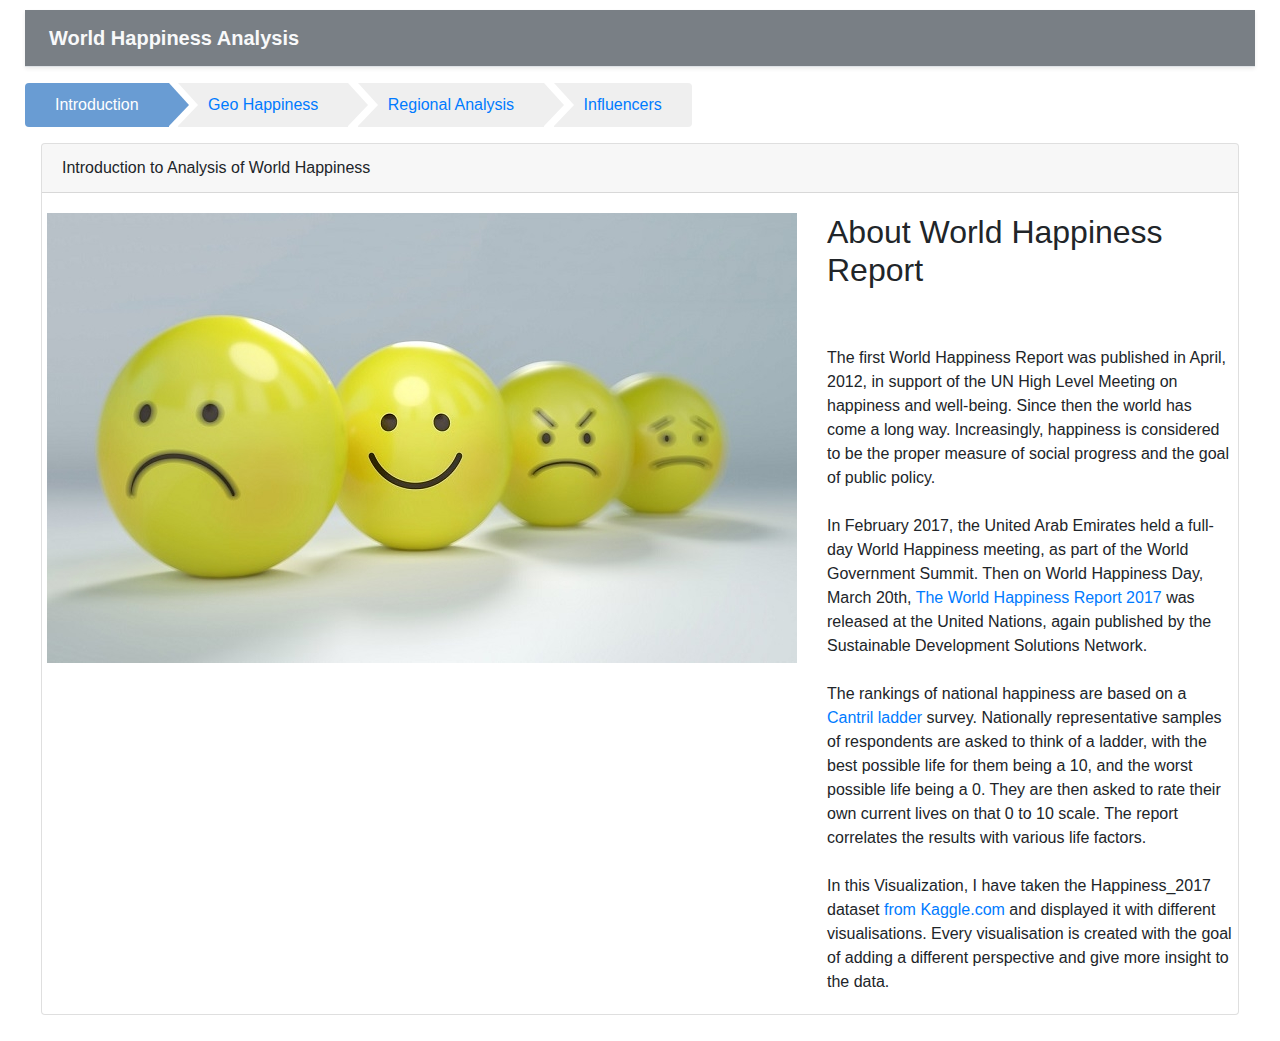
<file: index.html>
<!DOCTYPE html>
<html lang="en">
  <head>    
    
    <title>World Happiness Analysis</title>

    <!-- Bootstrap core CSS-->
    <link href="css/Bootstrap/bootstrap.css" rel="stylesheet" />

    <!-- Custom styles for this template -->
    <link href="css/AppStyle.css" rel="stylesheet" />
    <link href="css/Breadcrumb.css" rel="stylesheet" />
  </head>

  <body>
    <div class="container-fluid">
      <div
        class="d-flex flex-column flex-md-row align-items-center p-3 px-md-4 mb-3 bg-primary border-bottom shadow-sm"
      >
        <h5 class="my-0 mr-md-auto font-weight-bold text-light">
          World Happiness Analysis
        </h5>
      </div>
      <div class="row">
        <div class="col-12">
          <div class="wizard">
            <a href="index.html" class="current">Introduction</a>
            <a href="Country.html">Geo Happiness</a>
            <a href="BarChart.html">Regional Analysis</a>
            <a href="scatter.html">Influencers</a>   
          </div>
        </div>
      </div>
      <div class="row p-3">
        <div class="col">
          <div class="card text-left">
            <div class="card-header ">
              Introduction to Analysis of World Happiness 
            </div>
            <div class="row">
              <div class="card-body ">
                <div class="row">
                  <div class="col"><img src="images/happy.jpg" alt="smiley"></div>
                  <div class="col">
                    <h2>About World Happiness Report</h2>
                    <br>
                    <br>
                    The first World Happiness Report was published in April, 2012, in support of the UN High Level Meeting on happiness and well-being. Since then the world has come a long way. Increasingly, happiness is considered to be the proper measure of social progress and the goal of public policy.
                    <br>
                    <br>
                    In February 2017, the United Arab Emirates held a full-day World Happiness meeting, as part of the World Government Summit. Then on World Happiness Day, March 20th,<a href ="https://worldhappiness.report/ed/2017/"> The World Happiness Report 2017 </a> was released at the United Nations, again published by the Sustainable Development Solutions Network.
                    <br>
                    <br>
                    The rankings of national happiness are based on a <a href = "https://en.wikipedia.org/wiki/Happiness#Measurement" >Cantril ladder </a> survey. Nationally representative samples of respondents are asked to think of a ladder, with the best possible life for them being a 10, and the worst possible life being a 0. They are then asked to rate their own current lives on that 0 to 10 scale. The report correlates the results with various life factors.
                    <br>
                    <br>
                    In this Visualization, I have taken the Happiness_2017 dataset <a href ="https://www.kaggle.com/unsdsn/world-happiness">from Kaggle.com </a> and displayed it with different visualisations.
                    Every visualisation is created with the goal of adding a different perspective and give more insight to the data.

                  </div>
                </div>
              </div>
            </div>
          </div>
        </div>
      </div>
    </div>
  </body>
</html>
</file>
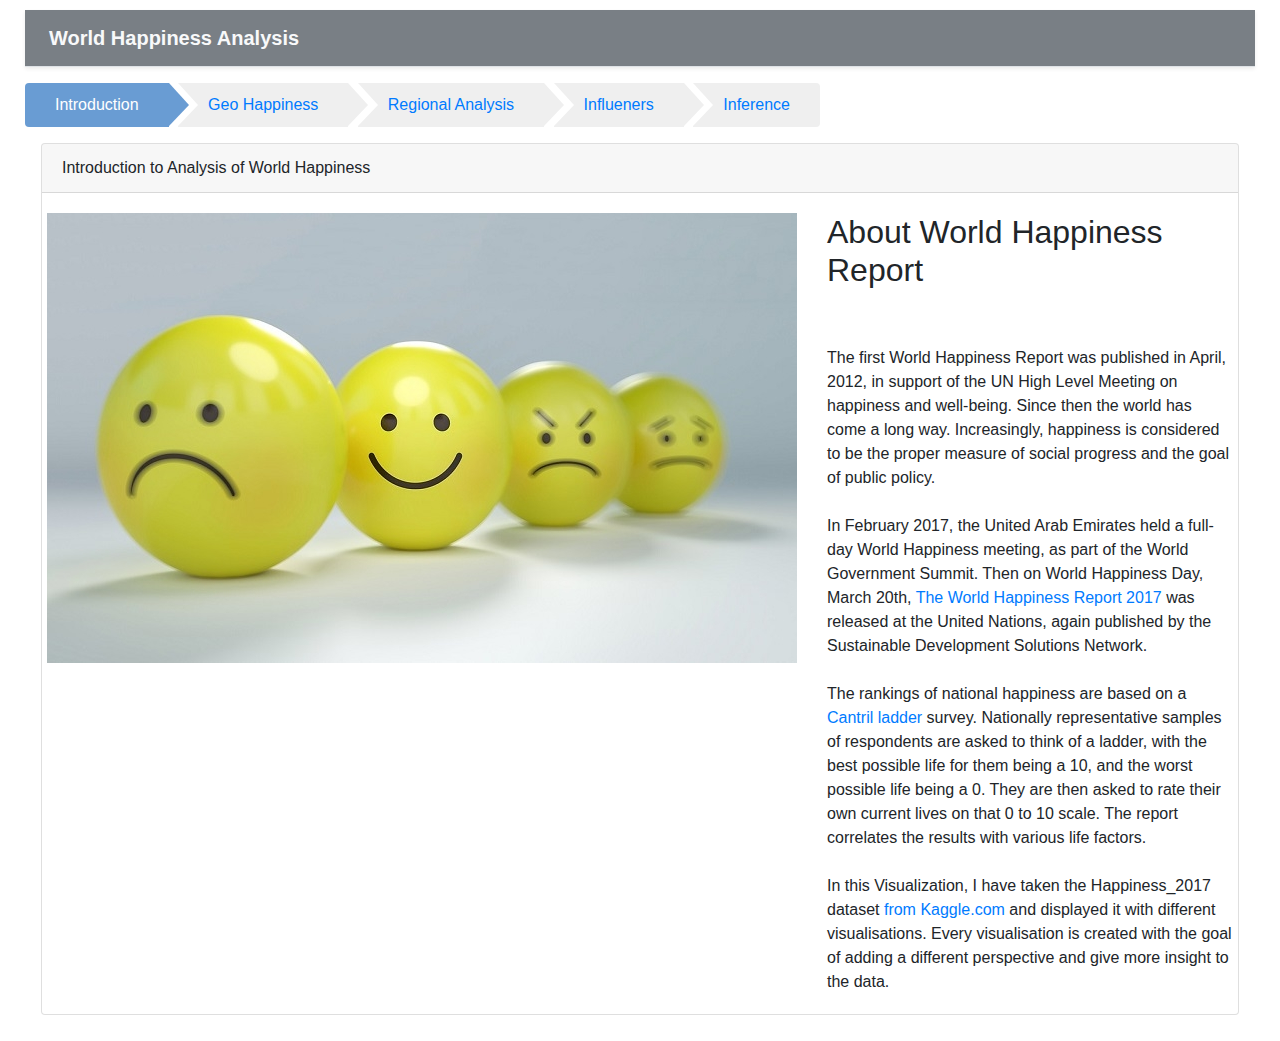
<file: Index.html>
<!DOCTYPE html>
<html lang="en">
  <head>    
    
    <title>World Happiness Analysis</title>

    <!-- Bootstrap core CSS-->
    <link href="css/Bootstrap/bootstrap.css" rel="stylesheet" />

    <!-- Custom styles for this template -->
    <link href="css/AppStyle.css" rel="stylesheet" />
    <link href="css/Breadcrumb.css" rel="stylesheet" />
  </head>

  <body>
    <div class="container-fluid">
      <div
        class="d-flex flex-column flex-md-row align-items-center p-3 px-md-4 mb-3 bg-primary border-bottom shadow-sm"
      >
        <h5 class="my-0 mr-md-auto font-weight-bold text-light">
          World Happiness Analysis
        </h5>
      </div>
      <div class="row">
        <div class="col-12">
          <div class="wizard">
            <a href="Index.html" class="current">Introduction</a>
            <a href="Country.html">Geo Happiness</a>
            <a href="BarChart.html">Regional Analysis</a>
            <a href="scatter.html">Influeners</a>            
            <a href="Conclusion.html">Inference</a>
          </div>
        </div>
      </div>
      <div class="row p-3">
        <div class="col">
          <div class="card text-left">
            <div class="card-header ">
              Introduction to Analysis of World Happiness 
            </div>
            <div class="row">
              <div class="card-body ">
                <div class="row">
                  <div class="col"><img src="images/happy.jpg" alt="smiley"></div>
                  <div class="col">
                    <h2>About World Happiness Report</h2>
                    <br>
                    <br>
                    The first World Happiness Report was published in April, 2012, in support of the UN High Level Meeting on happiness and well-being. Since then the world has come a long way. Increasingly, happiness is considered to be the proper measure of social progress and the goal of public policy.
                    <br>
                    <br>
                    In February 2017, the United Arab Emirates held a full-day World Happiness meeting, as part of the World Government Summit. Then on World Happiness Day, March 20th,<a href ="https://worldhappiness.report/ed/2017/"> The World Happiness Report 2017 </a> was released at the United Nations, again published by the Sustainable Development Solutions Network.
                    <br>
                    <br>
                    The rankings of national happiness are based on a <a href = "https://en.wikipedia.org/wiki/Happiness#Measurement" >Cantril ladder </a> survey. Nationally representative samples of respondents are asked to think of a ladder, with the best possible life for them being a 10, and the worst possible life being a 0. They are then asked to rate their own current lives on that 0 to 10 scale. The report correlates the results with various life factors.
                    <br>
                    <br>
                    In this Visualization, I have taken the Happiness_2017 dataset <a href ="https://www.kaggle.com/unsdsn/world-happiness">from Kaggle.com </a> and displayed it with different visualisations.
                    Every visualisation is created with the goal of adding a different perspective and give more insight to the data.

                  </div>
                </div>
              </div>
            </div>
          </div>
        </div>
      </div>
    </div>
  </body>
</html>
</file>
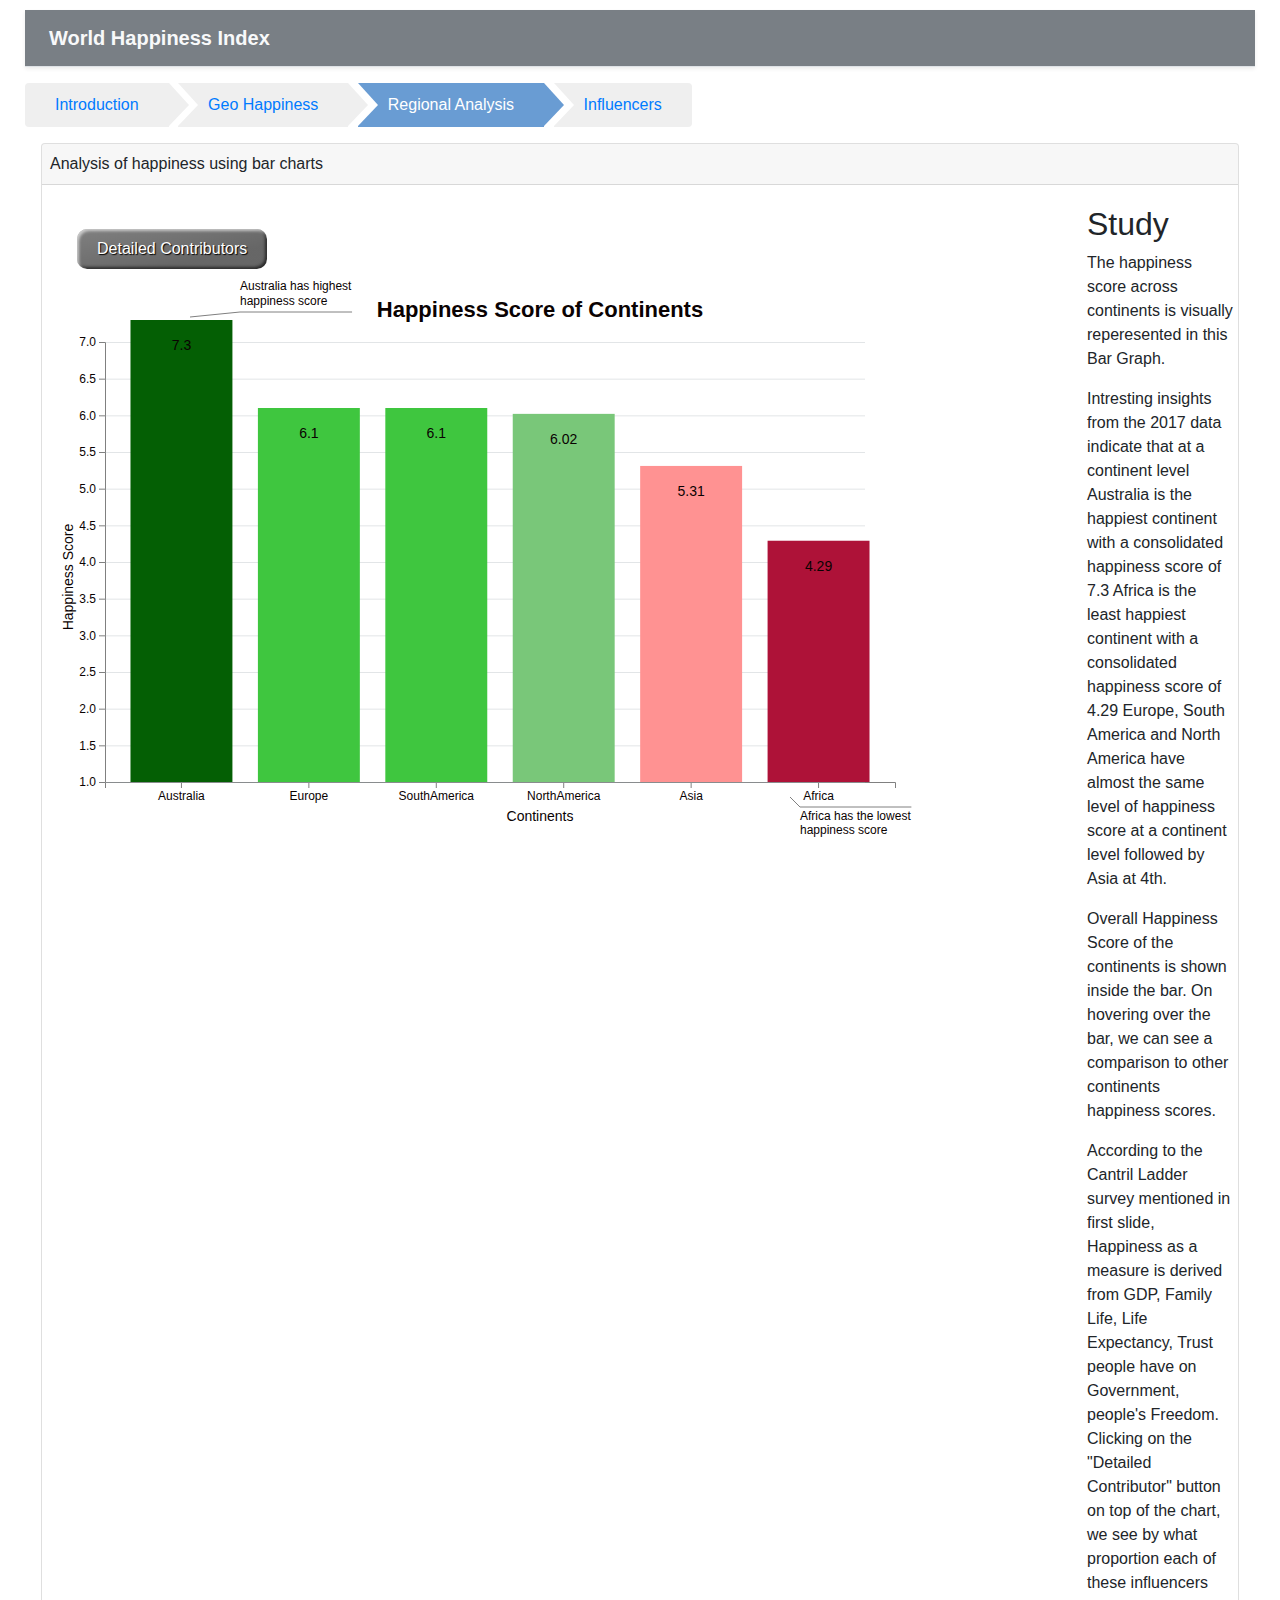
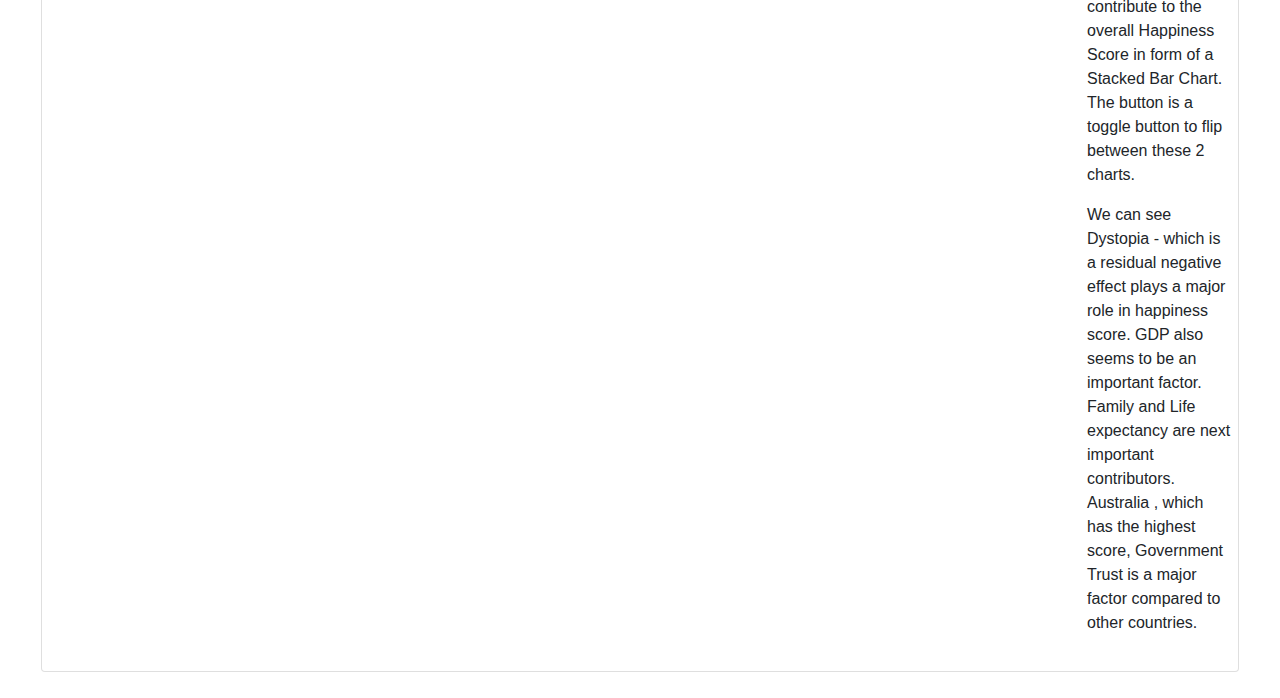
<file: BarChart.html>
<!DOCTYPE html>
<html lang="en">
  <head>
    
    <title>World Happiness Analysis</title>

    <!-- Bootstrap core CSS-->
    <link href="css/Bootstrap/bootstrap.css" rel="stylesheet" />
    <link href="css/barchart.css" rel="stylesheet" />

    <!-- Custom styles for this template -->
    <link href="css/AppStyle.css" rel="stylesheet" />
    <link href="css/Breadcrumb.css" rel="stylesheet" />
    
    
    <!--<script src="http://d3js.org/d3.v4.min.js"></script>-->
    <script type="text/javascript" src="js/d3.min.js"></script>
     <!--<script src="http://d3js.org/queue.v1.min.js"></script>-->
     <!--<script src="http://d3js.org/topojson.v1.min.js"></script>-->
    <script type="text/javascript" src="js/topojson.js"></script>
   <script type ="text/javascript" src="js/d3-annotation.min.js"></script>
    <script src="js/d3-tip.js"></script>  
  </head>

  <body>
    <div class="container-fluid">
      <div
        class="d-flex flex-column flex-md-row align-items-center p-3 px-md-4 mb-3 bg-primary border-bottom shadow-sm"
      >
        <h5 class="my-0 mr-md-auto font-weight-bold text-light">
          World Happiness Index
        </h5>
      </div>
      <div class="row">
        <div class="col-12">
          <div class="wizard">
            <a href="index.html">Introduction</a>
            <a href="Country.html">Geo Happiness</a>      
            <a href="BarChart.html " class="current">Regional Analysis</a>
            <a href="scatter.html">Influencers</a>
            
          </div>
        </div>
      </div>
      <div class="row p-3">
        <div class="col">
          <div class="card text-left">
            <div class="card-header p-2">
              Analysis of happiness using bar charts
            </div>
            <div class="row">
              <div class="card-body ">
                <div class="row">
                  <div class="col">                    
                    <br>
                    <button class = "styled" id = "btn" onclick = "toggle()">Detailed Contributors</button>                    
                    <div class = "row">
                    <div id="vizbar"  style="display: block" class=" p-2"></div>
                    <div id ="vizbar1" style="display: none" class ="p-2"></div>
                    </div>
                  </div>
                  <div class="col">
                    <h2>Study</h2>   
                    <p>
                        The happiness score across continents is visually reperesented in this Bar Graph. 
                    </p>
                    <p>
                        Intresting insights from the 2017 data indicate that at a continent level 
                        
                        Australia  is  the happiest continent with a consolidated happiness score of 7.3 
                        Africa  is  the least happiest continent with a consolidated happiness score of 4.29
                        
                        Europe, South America and North America have almost the same level of happiness score at a continent level followed by Asia at 4th.
                    </p>   
                    <p>
                      Overall Happiness Score of the continents is shown inside the bar. On hovering over the bar, we can see a comparison to other continents happiness scores.
                    </p> 
                    <p>
                      According to the Cantril Ladder survey mentioned in first slide, Happiness as a measure is derived from GDP, Family Life, Life Expectancy, Trust people have on Government, people's Freedom.
                      Clicking on the "Detailed Contributor" button on top of the chart, we see by what proportion each of these influencers contribute to the overall Happiness Score in form of a Stacked Bar Chart.
                      The button is a toggle button to flip between these 2 charts.  
                    </p>     
                    <p>
                      We can see Dystopia - which is a residual negative effect plays a major role  in happiness score. GDP also seems to be an important factor.
                      Family and Life expectancy are next important contributors.
                      <br>
                      Australia , which has the highest score, Government Trust is a major factor compared to other countries.
                    </p>        
                  </div>
                </div>
              </div>
            </div>
          </div>
        </div>
      </div>
    </div>
    <div>
      <!-- add barcharts -->
      <script src="js/barchart.js" type="text/javascript"></script>
     <script src="js/StackedBar.js" type="text/javascript"></script>
      
    </div>
  </body>
</html>
</file>
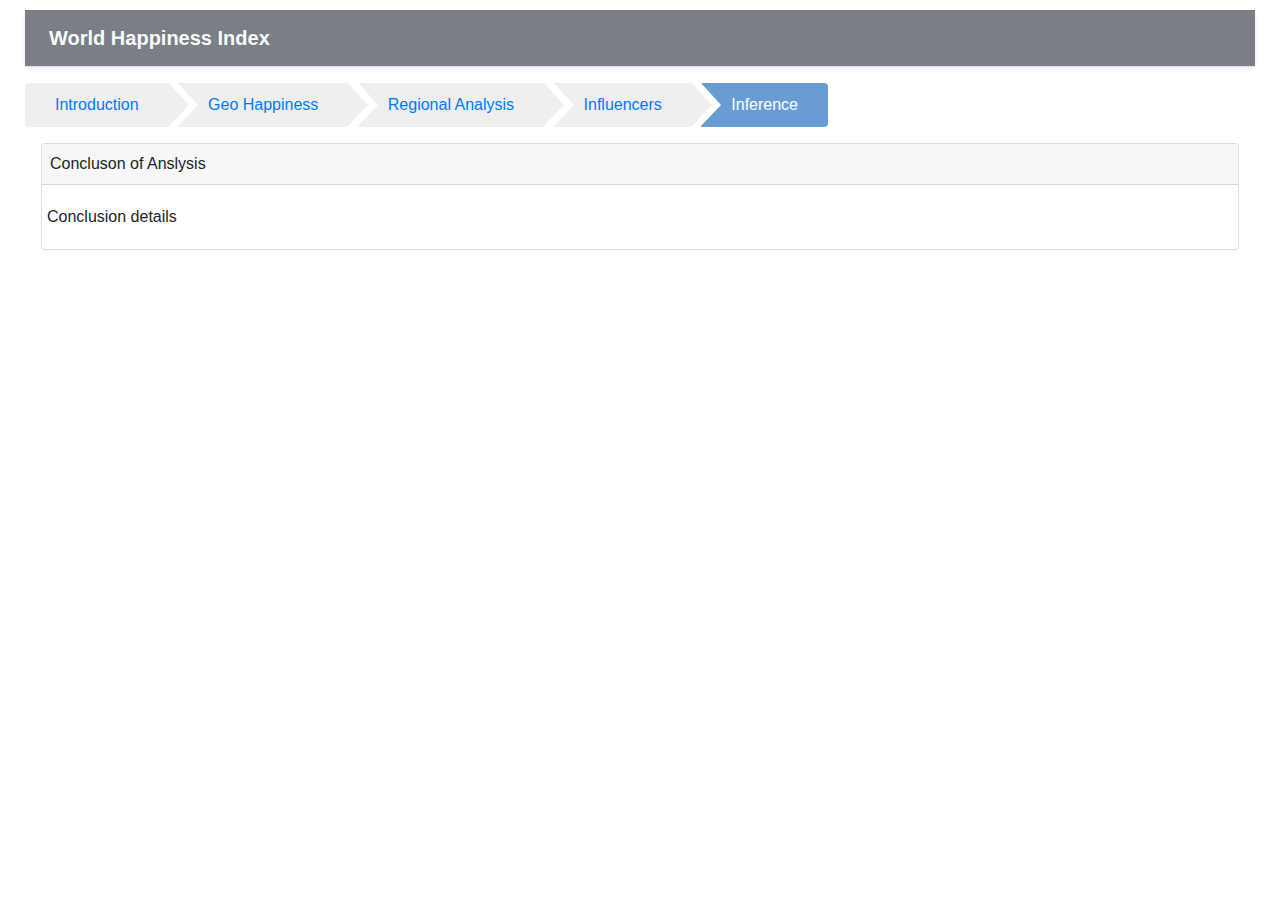
<file: Conclusion.html>
<!DOCTYPE html>
<html lang="en">
  <head>    
    <title>World Happiness Analysis</title>

    <!-- Bootstrap core CSS-->
    <link href="css/Bootstrap/bootstrap.css" rel="stylesheet" />

    <!-- Custom styles for this template -->
    <link href="css/AppStyle.css" rel="stylesheet" />
    <link href="css/Breadcrumb.css" rel="stylesheet" />
  </head>

  <body>
    <div class="container-fluid">
      <div
        class="d-flex flex-column flex-md-row align-items-center p-3 px-md-4 mb-3 bg-primary border-bottom shadow-sm"
      >
        <h5 class="my-0 mr-md-auto font-weight-bold text-light">
          World Happiness Index
        </h5>
      </div>
      <div class="row">
        <div class="col-12">
          <div class="wizard">
            <a href="Index.html">Introduction</a>
            <a href="Country.html">Geo Happiness</a>
            <a href="BarChart.html">Regional Analysis</a>
            <a href="scatter.html">Influencers</a>            
            <a href="Conclusion.html" class="current">Inference</a>
          </div>
        </div>
      </div>
      <div class="row p-3">
        <div class="col">
          <div class="card text-left">
            <div class="card-header p-2">
              Concluson of Anslysis
            </div>
            <div class="row">
              <div class="card-body ">
                <div class="row">
                  <div class="col">
                    Conclusion details
                  </div>
                </div>
              </div>
            </div>
          </div>
        </div>
      </div>
    </div>
  </body>
</html>
</file>
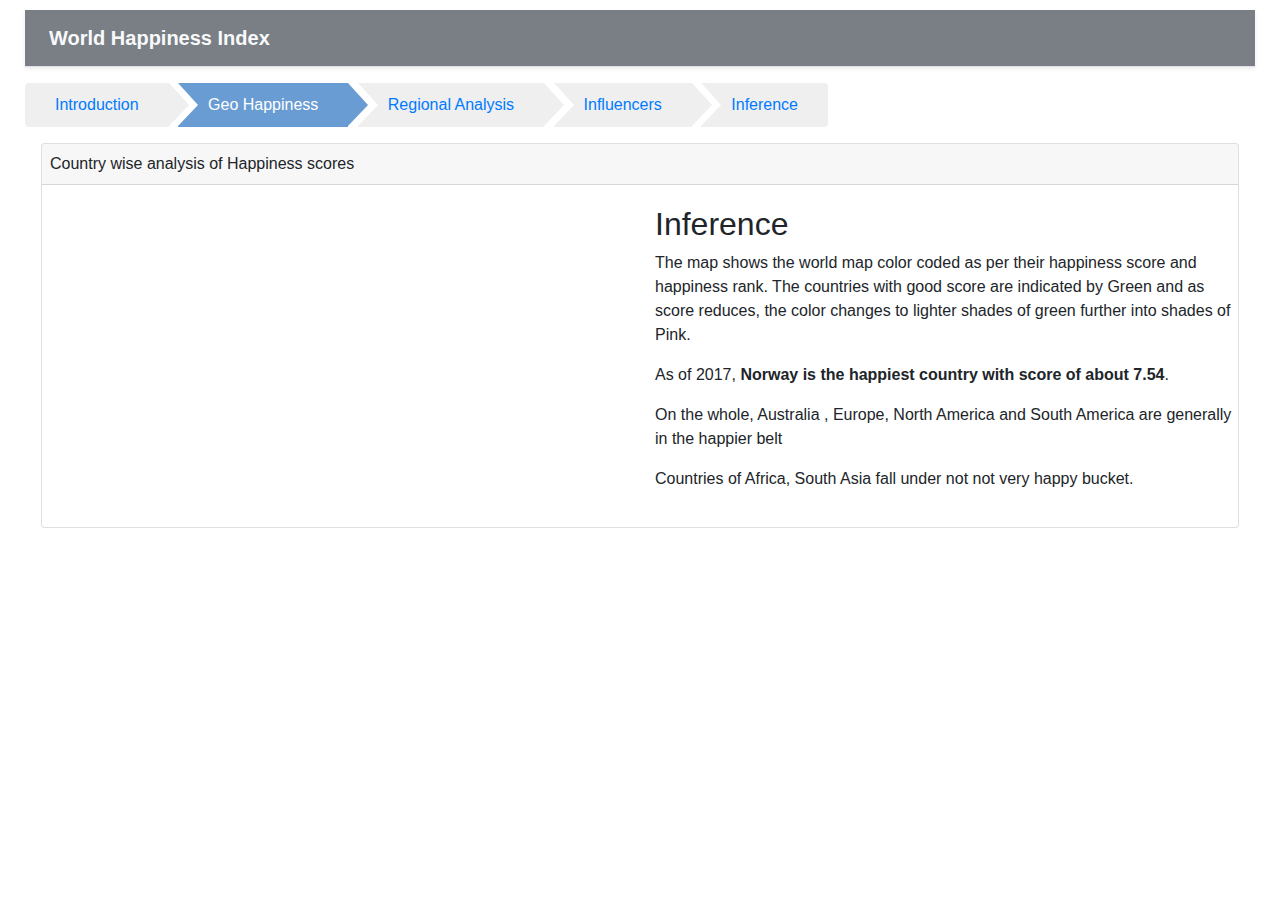
<file: Country.html>
<!DOCTYPE html>
<html lang="en">
  <head>
    <title>World Happiness Index</title>

    <!-- Bootstrap core CSS-->
    <link href="css/Bootstrap/bootstrap.css" rel="stylesheet" />
    <link href="css/CountryChart.css" rel="stylesheet" />

    <!-- Custom styles for this template -->
    <link href="css/AppStyle.css" rel="stylesheet" />
    <link href="css/Breadcrumb.css" rel="stylesheet" />

    <!--<script src="http://d3js.org/d3.v4.min.js"></script>-->
    <script type="text/javascript" src="js/d3.min.js"></script>
    <!--<script src="http://d3js.org/queue.v1.min.js"></script>-->
    <script type="text/javascript" src="js/queue.js"></script>
    <!--<script src="http://d3js.org/topojson.v1.min.js"></script>-->
    <script type="text/javascript" src="js/topojson.js"></script>
    <script src="js/d3-tip.js"></script>
  </head>

  <body>
    <div class="container-fluid ">
      <div
        class="d-flex flex-column flex-md-row align-items-center p-3 px-md-4 mb-3 bg-primary border-bottom shadow-sm"
      >
        <h5 class="my-0 mr-md-auto font-weight-bold text-light">
          World Happiness Index
        </h5>
      </div>
      <div class="row">
        <div class="col-12">
          <div class="wizard">
            <a href="Index.html">Introduction</a>
            <a href="Country.html" class="current">Geo Happiness</a>
            <a href="BarChart.html">Regional Analysis</a>
            <a href="scatter.html">Influencers</a>            
            <a href="Conclusion.html">Inference</a>
          </div>
        </div>
      </div>
      <div class="row p-3">
        <div class="col">
          <div class="card text-left">
            <div class="card-header p-2">
                Country wise analysis of Happiness scores  
            </div>
            <div class="row">
              <div class="card-body ">
                <div class="row">
                  <div class="col">
                    <div id="viz" class="p-2"></div>
                  </div>
                  <div class="col">
                    <h2>Inference</h2>
                    <p>
                      The map shows the world map color coded as per their
                      happiness score and happiness rank. The countries with
                      good score are indicated by Green and as score reduces,
                      the color changes to lighter shades of green further into
                      shades of Pink.
                    </p>
                    <p>
                      As of 2017,<strong>
                        Norway is the happiest country with score of about
                        7.54</strong
                      >.
                    </p>
                    <p>
                      On the whole, Australia , Europe, North America and South
                      America are generally in the happier belt
                    </p>
                    <p>
                      Countries of Africa, South Asia fall under not not very
                      happy bucket.
                    </p>
                  </div>
                </div>
              </div>
            </div>
          </div>
        </div>
      </div>

      <script src="js/CountryChart.js" type="text/javascript"></script>
    </div>
  </body>
</html>
</file>
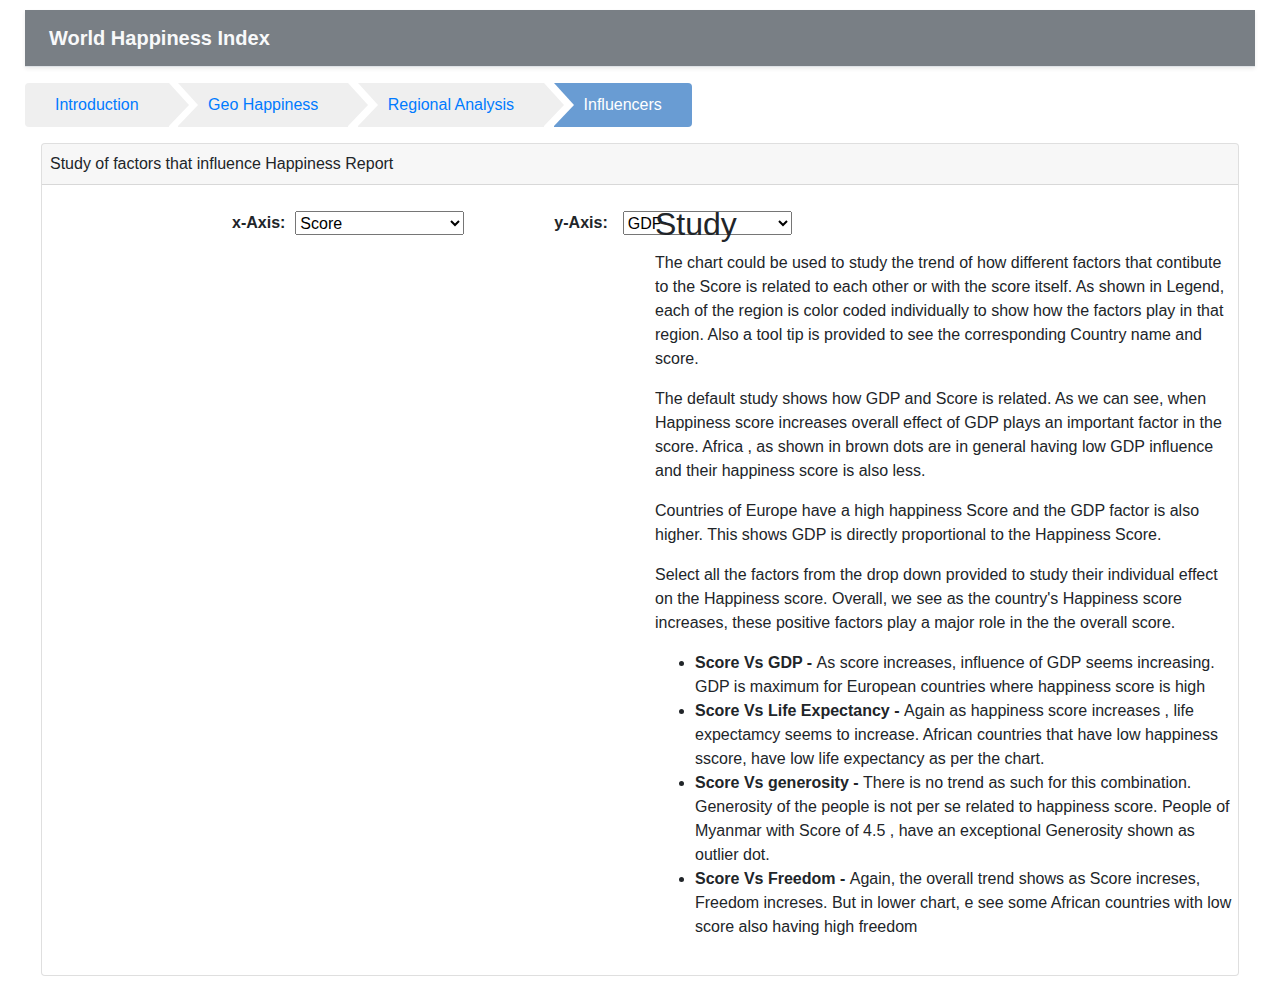
<file: scatter.html>
<!DOCTYPE html>
<html lang="en">
  <head>
    <title>World Happiness Index</title>

    <!-- Bootstrap core CSS-->
    <link href="css/Bootstrap/bootstrap.css" rel="stylesheet" />

    <!-- Custom styles for this template -->
    <link href="css/AppStyle.css" rel="stylesheet" />
    <link href="css/Breadcrumb.css" rel="stylesheet" />

<script src="https://d3js.org/d3.v3.min.js"></script>
    <script src="http://d3js.org/queue.v1.min.js"></script>
    <script src="http://d3js.org/topojson.v1.min.js"></script>
    <script src="js/d3-tip.js"></script>
    <script type ="text/javascript" src="js/d3-annotation.min.js"></script>

<link rel="stylesheet" href="css/ScatterHappiness.css">
  </head>

  <body>
    <div class="container-fluid">
      <div
        class="d-flex flex-column flex-md-row align-items-center p-3 px-md-4 mb-3 bg-primary border-bottom shadow-sm"      >
        <h5 class="my-0 mr-md-auto font-weight-bold text-light">
          World Happiness Index
        </h5>
      </div>
      <div class="row">
        <div class="col-12">
          <div class="wizard">
            <a href="index.html">Introduction</a>
            <a href="Country.html">Geo Happiness</a>
            <a href="BarChart.html">Regional Analysis</a>            
            <a href="scatter.html" class="current">Influencers</a>
          </div>
        </div>
      </div>
      <div class="row p-3">
        <div class="col">
          <div class="card text-left">
            <div class="card-header p-2">
              Study of factors that influence Happiness Report
            </div>
            <div class="row">
              <div class="card-body ">
                <div class="row">
                  <div class="col">                    
                    <div id="viz" class="p-2 row"></div>                    
                    <div class="row">                      
                    <div id="label" class = "label"><b>x-Axis:</b></div>
                    <select name="xAX" id="xAXs">
                      <option value ="Score">Score</option>
                      <option value ="Life">Life Expectancy</option>
                      <option value ="Rank">Rank</option>        
                      <option value ="GDP">GDP</option>        
                      <option value ="Family">Family</option>
                      <option value ="Freedom">Freedom</option>
                      <option value ="Generosity">Generosity</option>
                      <option value ="Govt">Govenernment Trust</option>
                      <option value ="Dystopia">Dystopia</option>
                    </select>
                    <div id="label2"><b>y-Axis:</b></div>
                    <select name="yAX" id="yAXs">
                      <option value ="GDP">GDP</option>
                      <option value ="Score">Score</option>
                      <option value ="Rank">Rank</option> 
                      <option value ="Life">Life Expectancy</option>
                      <option value ="Family">Family</option>
                      <option value ="Freedom">Freedom</option>
                      <option value ="Generosity">Generosity</option>
                      <option value ="Govt">Govenernment Trust</option>
                      </select>
                    </div>
                  </div>
                  <div class="col">
                    <h2 >Study</h2>   
                    <p>       
                    The chart could be used to study the trend of how different factors 
                    that contibute to the Score is related to each other 
                    or with the score itself. As shown in Legend, each of the region is color coded individually
                     to show how the factors
                    play in that region. Also a tool tip is provided to see the corresponding Country name and score.
                  </p>
                    <p>
                    The default study shows how GDP and Score is related. As we can see, when Happiness score increases overall effect of GDP 
                    plays an important factor in the score. Africa , as shown in brown dots are in general having low GDP influence and their happiness score
                    is also less.
                    
                    </p>
                    <p>
                    Countries of Europe have a high happiness Score and the GDP factor is also higher. This shows GDP is directly proportional to the Happiness Score.
                    </p>
                  <p>
                    Select all the factors from the drop down provided to study their individual effect on the Happiness score.
                    Overall, we see as the country's Happiness score increases, these positive factors play a major role in the the overall score.

                  </p>

                  <ul >
                    <li> <strong> Score Vs GDP - </strong> As score increases, influence of GDP seems increasing. GDP is maximum for European countries where happiness score is high </li>
                    <li><strong> Score Vs Life Expectancy - </strong> Again as happiness score increases , life expectamcy seems to increase. African countries that have low happiness sscore, have low life expectancy as per the chart.
                    </li>
                    <li>
                      <strong> Score Vs generosity - </strong>
                      There is no trend as such for this combination. Generosity of the people is not per se related to happiness score. People of Myanmar
                      with Score of 4.5 , have an exceptional Generosity shown as outlier dot. 
                    </li>
                    <li><strong>Score Vs Freedom - </strong> Again, the overall trend shows as Score increses, Freedom increses. But in lower chart, e see some African countries with low score also having high freedom</li>
                  </ul>
                
                  </div>
                </div>
              </div>
            </div>
          </div>
        </div>
      </div>
    </div>
    <script src="js/scatterHappiness.js" ></script>
  </body>
</html>
</file>
<file: css/AppStyle.css>
html {
    font-size: 14px;

  }
  @media (min-width: 768px) {
    html {
      font-size: 16px;
    }
  }
  
  .container {
    max-width: 960px;
  }
  
  .pricing-header {
    max-width: 700px;
  }
  
  .card-deck .card {
    min-width: 220px;
  }
  
  .bd-placeholder-img {
    font-size: 1.125rem;
    text-anchor: middle;
    -webkit-user-select: none;
    -moz-user-select: none;
    -ms-user-select: none;
    user-select: none;
  }

  @media (min-width: 768px) {
    .bd-placeholder-img-lg {
      font-size: 3.5rem;
    }
  }

  body{
    font-family: 'Segoe UI', Tahoma, Geneva, Verdana, sans-serif;
    margin: 10px;
  }

  
  .column {
    float: left;
    width: 50%;
  }
  
  /* Clear floats after the columns */
  .row:after {
    content: "";
    display: table;
    clear: both;
  }

  .pad{
    padding-left: 0px;
  }
</file>
<file: css/Breadcrumb.css>
.wizard a {
  padding: 10px 30px 10px;
  margin-right: 5px;
  background: #efefef;
  position: relative;
  display: inline-block;
  font-weight:500 ;
  }
.wizard a:before {
  width: 0;
  height: 0;
  border-top: 22px inset transparent;
  border-bottom: 21px inset transparent;
  border-left: 20px solid #fff;
  position: absolute;
  content: "";
  top: 0;
  left: 0;
}
.wizard a:after {
  width: 0;
  height: 0;
  border-top: 22px inset transparent;
  border-bottom: 21px inset transparent;
  border-left: 20px solid #efefef;
  position: absolute;
  content: "";
  top: 0;
  right: -20px;
  z-index: 2;
}
.wizard a:first-child:before,
.wizard a:last-child:after {
  border: none;
}
.wizard a:first-child {
  -webkit-border-radius: 4px 0 0 4px;
     -moz-border-radius: 4px 0 0 4px;
          border-radius: 4px 0 0 4px;
}
.wizard a:last-child {
  -webkit-border-radius: 0 4px 4px 0;
     -moz-border-radius: 0 4px 4px 0;
          border-radius: 0 4px 4px 0;
}


.wizard .current {
  background: #699cd3;
  color: #fff;
}
.wizard .current:after {
  border-left-color: #699cd3;
}
</file>
<file: css/barchart.css>
body {
    font-family: 'Open Sans', sans-serif;
}

div#layout {
    text-align: center;
}

div#container {
    width: 1024px;
    height: 600px;
    margin: auto;
    background-color: #2F4A6D;
}


.bar {
    fill: #80cbc4;
}

text {
    font-size: 12px;
    fill: rgb(10, 2, 2);
}

path {
    stroke: gray;
}

line {
    stroke: gray;
}

line#limit {
    stroke: #FED966;
    stroke-width: 3;
    stroke-dasharray: 3 6;
}

.grid path {
    stroke-width: 0;
}

.grid .tick line {
    stroke: #9FAAAE;
    stroke-opacity: 0.3;
}

text.divergence {
    font-size: 14px;
    fill: #2F4A6D;
}

text.value {
    font-size: 14px;
}

text.title {
    font-size: 22px;
    font-weight: 600;
}

text.label {
    font-size: 14px;
    font-weight: 400;
}

text.source {
    font-size: 10px;
}

body {
  font-family: 'Open Sans', sans-serif;
}
#main {
  width: 960px;
}
.axis .domain {
  display: none;
}
.styled {
    border: 0;
    line-height: 2.5;
    margin-left: 30px;
    padding: 0 20px;
    font-size: 1rem;
    text-align: center;
    color: #fff;
    text-shadow: 1px 1px 1px #000;
    border-radius: 10px;
    background-color: grey;
    background-image: linear-gradient(to top left,
                                      rgba(0, 0, 0, .2),
                                      rgba(0, 0, 0, .2) 30%,
                                      rgba(0, 0, 0, 0));
    box-shadow: inset 2px 2px 3px rgba(255, 255, 255, .6),
                inset -2px -2px 3px rgba(0, 0, 0, .6);
}

.styled:hover {
    background-color:darkgrey;
}

.styled:active {
    box-shadow: inset -2px -2px 3px rgba(255, 255, 255, .6),
                inset 2px 2px 3px rgba(0, 0, 0, .6);
}
</file>
<file: css/CountryChart.css>
.names {
  fill: none;
  stroke: #fff;
  stroke-linejoin: round;
  }

    /* Tooltip CSS */
    .d3-tip {
    line-height: 1.5;
    font-weight: 400;
    font-family:"avenir next", Arial, sans-serif;
    padding: 6px;
    background: rgba(0, 0, 0, 0.6);
    color: #FFA500;
    border-radius: 1px;
    pointer-events: none;
    }

    /* Creates a small triangle extender for the tooltip */
    .d3-tip:after {      
      box-sizing: border-box;
      display: inline;
      font-size: 8px;
      width: 100%;
      line-height: 1.5;
      color: rgba(0, 0, 0, 0.6);
      position: absolute;
      pointer-events: none;
      
    }

    /* Northward tooltips */
    .d3-tip.n:after {
      content: "\25BC";
      margin: -1px 0 0 0;
      top: 10%;
      left: 0;
      text-align: center;
    }

    /* Eastward tooltips */
    .d3-tip.e:after {
      content: "\25C0";
      margin: -4px 0 0 0;
      top: 50%;
      left: -8px;
    }

    /* Southward tooltips */
    .d3-tip.s:after {
      content: "\25B2";
      margin: 0 0 1px 0;
      top: -8px;
      left: 0;
      text-align: center;
    }

    /* Westward tooltips */
    .d3-tip.w:after {
      content: "\25B6";
      margin: -4px 0 0 -1px;
      top: 50%;
      left: 100%;
    }

/*    text{
      pointer-events:none;
    }*/

    .details{
      color:white;
    }

    .column {
      float: left;
      width: 50%;
    }
    
    /* Clear floats after the columns */
    .row:after {
      content: "";
      display: table;
      clear: both;
    }
</file>
<file: css/ScatterHappiness.css>
/*set the axis line color, dot stroke, font size, and font position*/

.name{
  position: relative;
  top: 90px;
  text-align: left;
  font-weight: bold;
}

.title {
  position: relative;
  text-align: left;
  font-size: 25px;
}

.axis path,
.axis line {
  fill: none;
  stroke: #000;
  shape-rendering: crispEdges;
}

.dot {
  stroke: #000;
}

#filter {
  position: absolute;
}

#mark {
  padding-left: 150px;
  position: inherit;
}

#xAXs {
  position: relative;
  left: 210px;
  bottom: 10px;  
}

#yAXs {
position: relative;
bottom: 10px;
left: 315px;

}

#label {
position: relative;
left: 200px;
bottom: 10px;
}

#label2 {
position: relative;
bottom: 10px;
left: 300px;
}

.tooltip {
  position: absolute;
  width: 200px;
  height: 58px;
  pointer-events: none;
  opacity: 0;
  background-color:"black";
  border: "solid";
  border-width: "1px";
  border-radius:"5px";
  padding: "10px";
}
</file>
